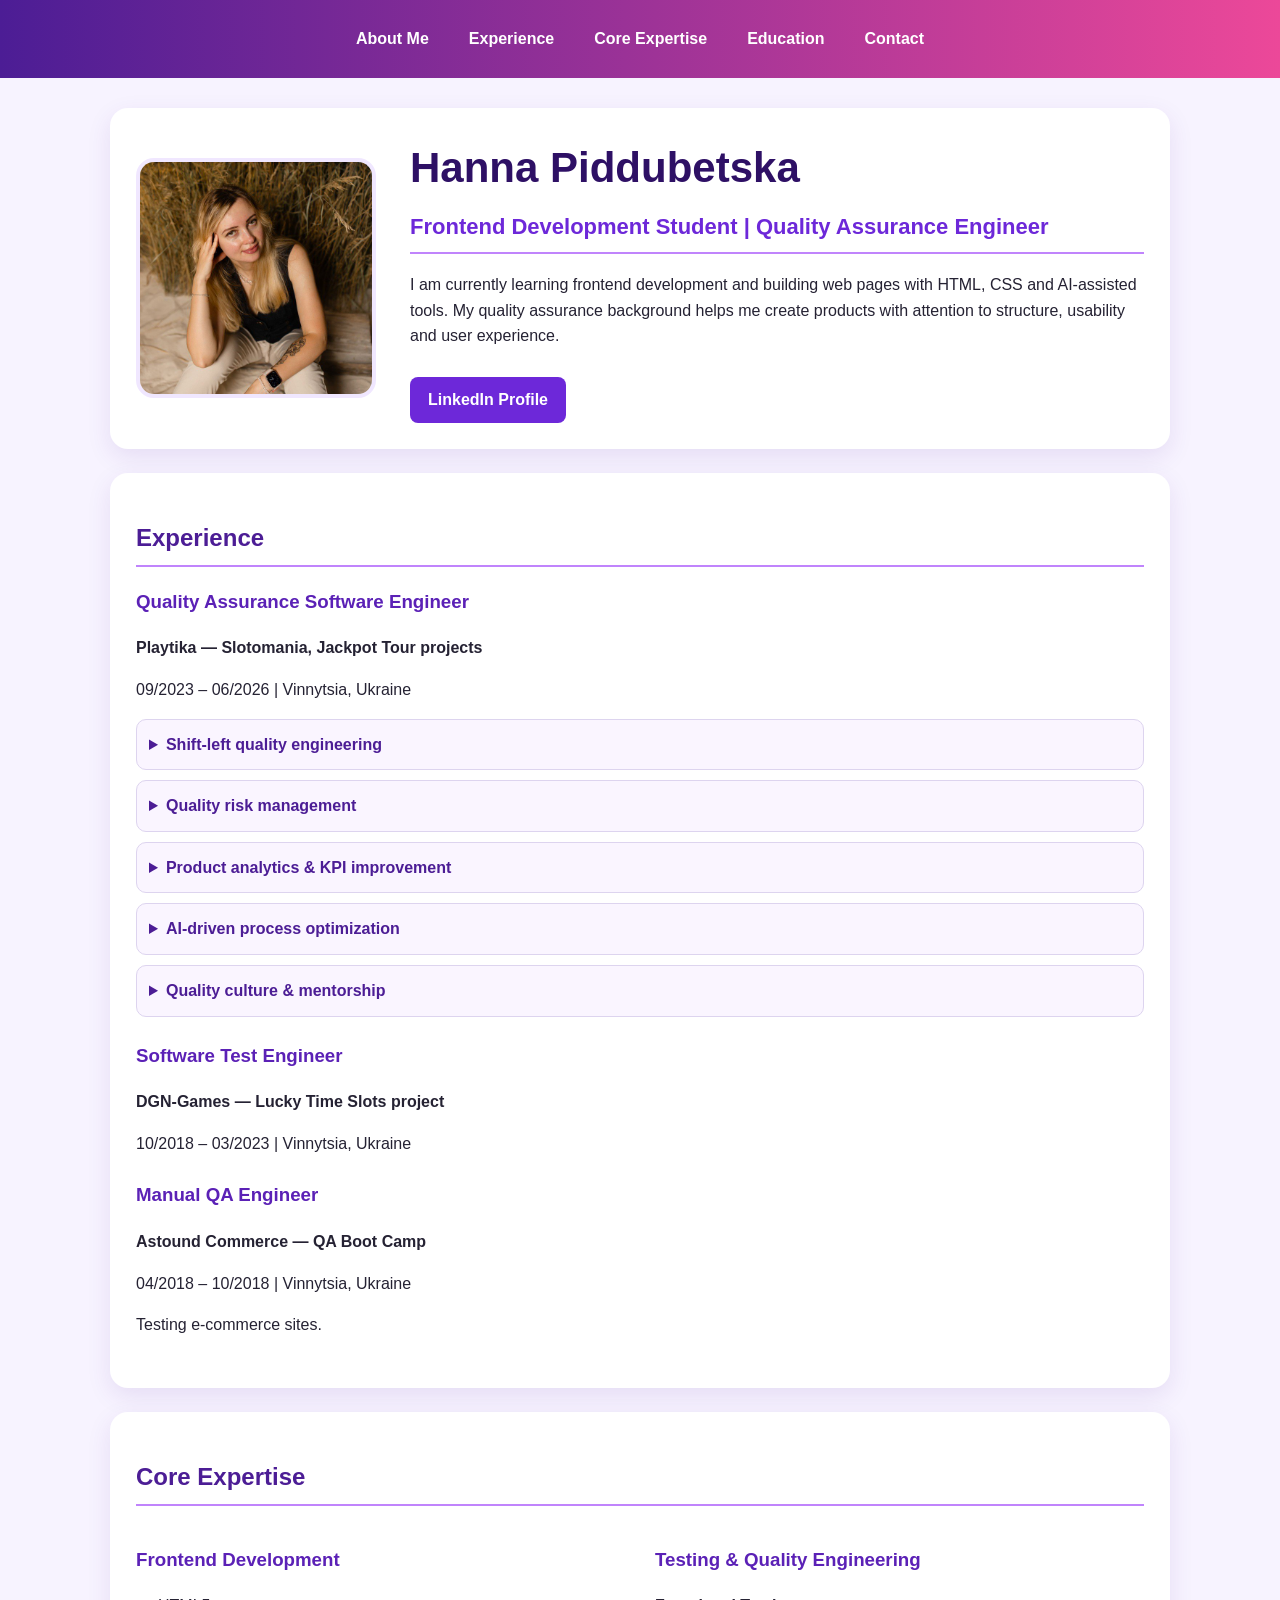
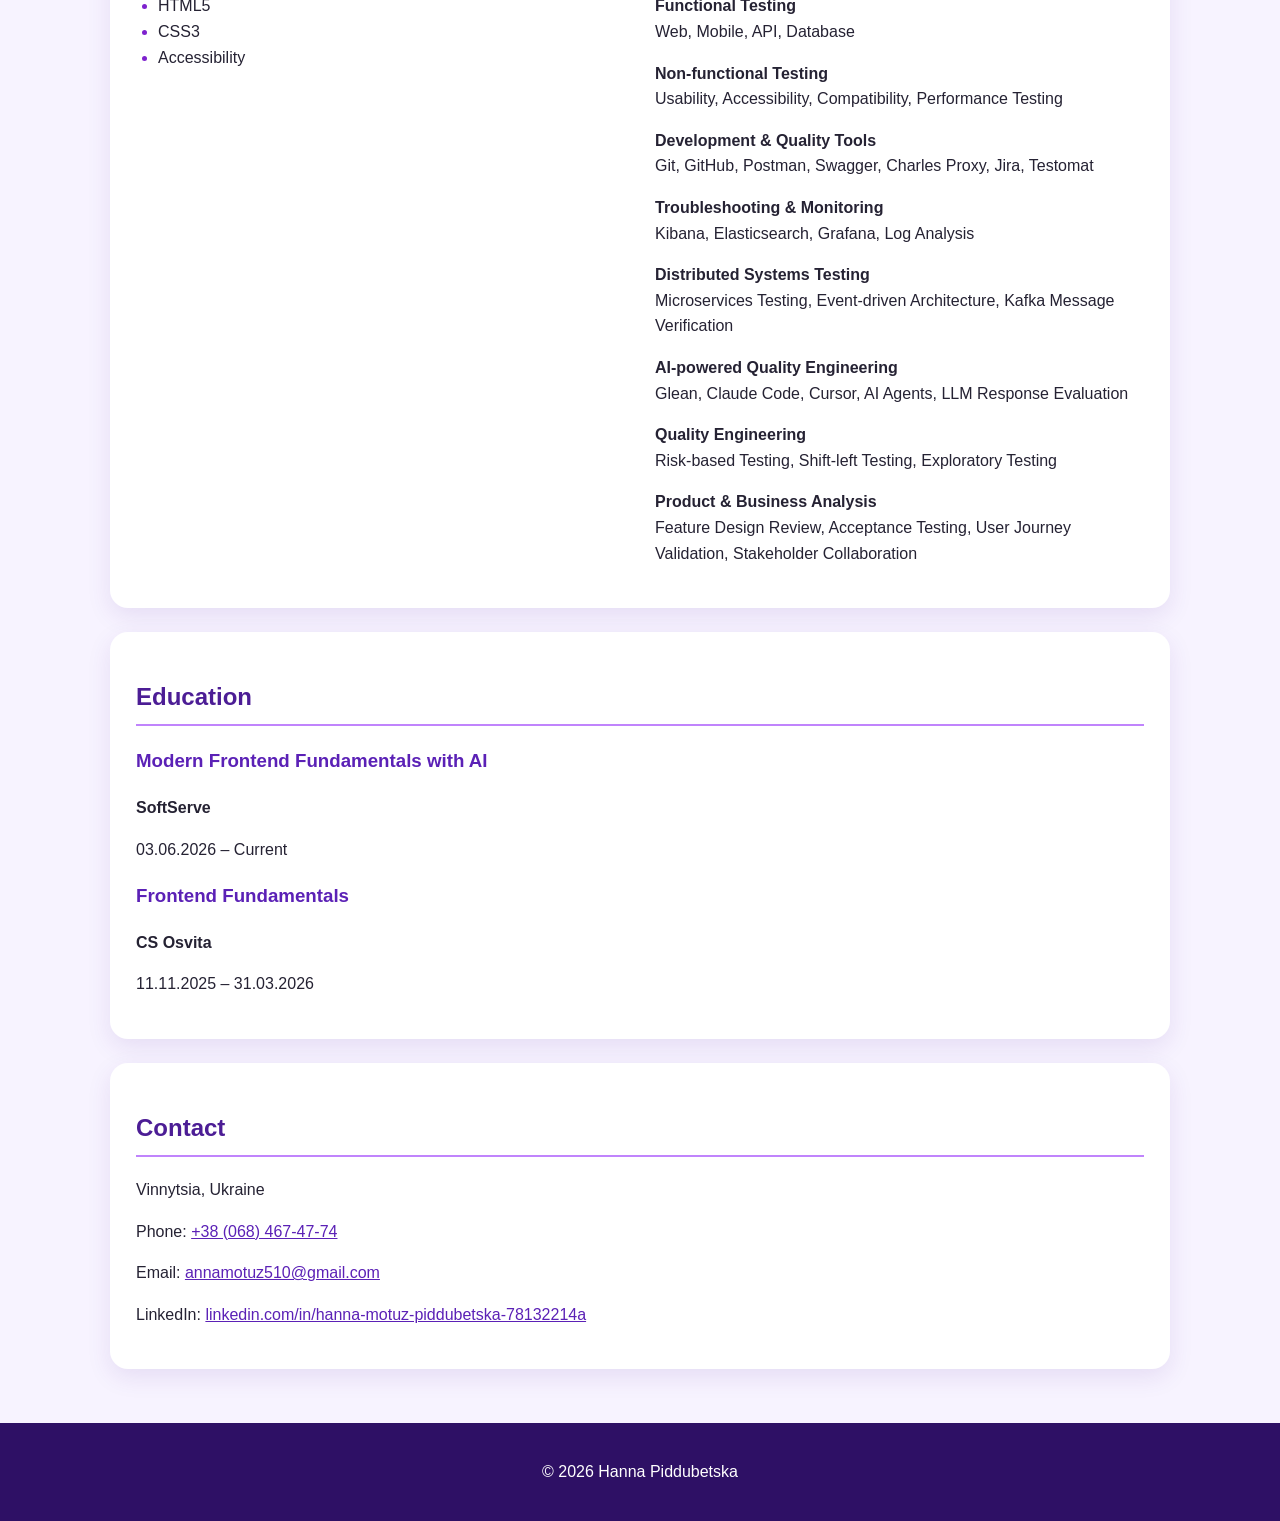
<file: index.html>
<!DOCTYPE html>
<html lang="en">
<head>
    <meta charset="UTF-8">
    <meta name="viewport" content="width=device-width, initial-scale=1.0">
    <title>Hanna Piddubetska | Frontend Student</title>
    <meta name="description" content="Frontend Development Student portfolio of Hanna Piddubetska.">
    <link rel="stylesheet" href="styles.css">
</head>

<body>
    <header class="header">
        <nav class="navigation" aria-label="Main navigation">
            <a href="#about">About Me</a>
            <a href="#experience">Experience</a>
            <a href="#expertise">Core Expertise</a>
            <a href="#education">Education</a>
            <a href="#contact">Contact</a>
        </nav>
    </header>

    <main>
        <section id="about" class="hero">
            <img src="assets/photo.jpg" alt="Portrait photo of Hanna Piddubetska">

            <div class="hero-text">
                <h1>Hanna Piddubetska</h1>
                <h2>Frontend Development Student | Quality Assurance Engineer</h2>
                <p>
                    I am currently learning frontend development and building web pages with HTML, CSS and AI-assisted tools.
                    My quality assurance background helps me create products with attention to structure, usability and user experience.
                </p>
                <a class="linkedin-button" href="https://www.linkedin.com/in/hanna-motuz-piddubetska-78132214a" target="_blank">LinkedIn Profile</a>
            </div>
        </section>

        <section id="experience" class="card">
            <h2>Experience</h2>

            <article class="experience-item">
                <h3>Quality Assurance Software Engineer</h3>
                <p><strong>Playtika — Slotomania, Jackpot Tour projects</strong></p>
                <p>09/2023 – 06/2026 | Vinnytsia, Ukraine</p>

                <details>
                    <summary>Shift-left quality engineering</summary>
                    <p>
                        Introduced classification tree testing as part of a shift-left strategy, improving requirement analysis
                        and enabling early identification of coverage gaps, edge cases and quality risks before development began.
                    </p>
                </details>

                <details>
                    <summary>Quality risk management</summary>
                    <p>
                        Established a risk-based testing approach to identify, assess and prioritize product risks,
                        enabling focused testing efforts, improved release predictability and proactive risk mitigation.
                    </p>
                </details>

                <details>
                    <summary>Product analytics & KPI improvement</summary>
                    <p>
                        Initiated client-side event instrumentation and data-driven quality analysis through Grafana dashboards,
                        contributing to product KPI improvements and better user behavior visibility.
                    </p>
                </details>

                <details>
                    <summary>AI-driven process optimization</summary>
                    <p>
                        Introduced AI agents and AI-assisted workflows that reduced manual effort, accelerated documentation creation
                        and improved team productivity.
                    </p>
                </details>

                <details>
                    <summary>Quality culture & mentorship</summary>
                    <p>
                        Mentored new team members and individuals outside the organization interested in software testing.
                        Promoted knowledge sharing among QA engineers and developers, fostering effective testing practices,
                        quality awareness and a preventive quality mindset.
                    </p>
                </details>
            </article>

            <article class="experience-item">
                <h3>Software Test Engineer</h3>
                <p><strong>DGN-Games — Lucky Time Slots project</strong></p>
                <p>10/2018 – 03/2023 | Vinnytsia, Ukraine</p>
            </article>

            <article class="experience-item">
                <h3>Manual QA Engineer</h3>
                <p><strong>Astound Commerce — QA Boot Camp</strong></p>
                <p>04/2018 – 10/2018 | Vinnytsia, Ukraine</p>
                <p>Testing e-commerce sites.</p>
            </article>
        </section>

        <section id="expertise" class="card">
            <h2>Core Expertise</h2>

            <div class="columns">
                <div>
                    <h3>Frontend Development</h3>
                    <ul>
                        <li>HTML5</li>
                        <li>CSS3</li>
                        <li>Accessibility</li>
                    </ul>
                </div>

                <div>
                    <h3>Testing & Quality Engineering</h3>

                    <p><strong>Functional Testing</strong><br>
                    Web, Mobile, API, Database</p>

                    <p><strong>Non-functional Testing</strong><br>
                    Usability, Accessibility, Compatibility, Performance Testing</p>

                    <p><strong>Development & Quality Tools</strong><br>
                    Git, GitHub, Postman, Swagger, Charles Proxy, Jira, Testomat</p>

                    <p><strong>Troubleshooting & Monitoring</strong><br>
                    Kibana, Elasticsearch, Grafana, Log Analysis</p>

                    <p><strong>Distributed Systems Testing</strong><br>
                    Microservices Testing, Event-driven Architecture, Kafka Message Verification</p>

                    <p><strong>AI-powered Quality Engineering</strong><br>
                    Glean, Claude Code, Cursor, AI Agents, LLM Response Evaluation</p>

                    <p><strong>Quality Engineering</strong><br>
                    Risk-based Testing, Shift-left Testing, Exploratory Testing</p>

                    <p><strong>Product & Business Analysis</strong><br>
                    Feature Design Review, Acceptance Testing, User Journey Validation, Stakeholder Collaboration</p>
                </div>
            </div>
        </section>

        <section id="education" class="card">
            <h2>Education</h2>

            <article>
                <h3>Modern Frontend Fundamentals with AI</h3>
                <p><strong>SoftServe</strong></p>
                <p>03.06.2026 – Current</p>
            </article>

            <article>
                <h3>Frontend Fundamentals</h3>
                <p><strong>CS Osvita</strong></p>
                <p>11.11.2025 – 31.03.2026</p>
            </article>
        </section>

        <section id="contact" class="card">
            <h2>Contact</h2>
            <p>Vinnytsia, Ukraine</p>
            <p>Phone: <a href="tel:+380684674774">+38 (068) 467-47-74</a></p>
            <p>Email: <a href="mailto:annamotuz510@gmail.com">annamotuz510@gmail.com</a></p>
            <p>LinkedIn: <a href="https://www.linkedin.com/in/hanna-motuz-piddubetska-78132214a" target="_blank">linkedin.com/in/hanna-motuz-piddubetska-78132214a</a></p>
        </section>
    </main>

    <footer>
        <p>&copy; 2026 Hanna Piddubetska</p>
    </footer>
</body>
</html>
</file>
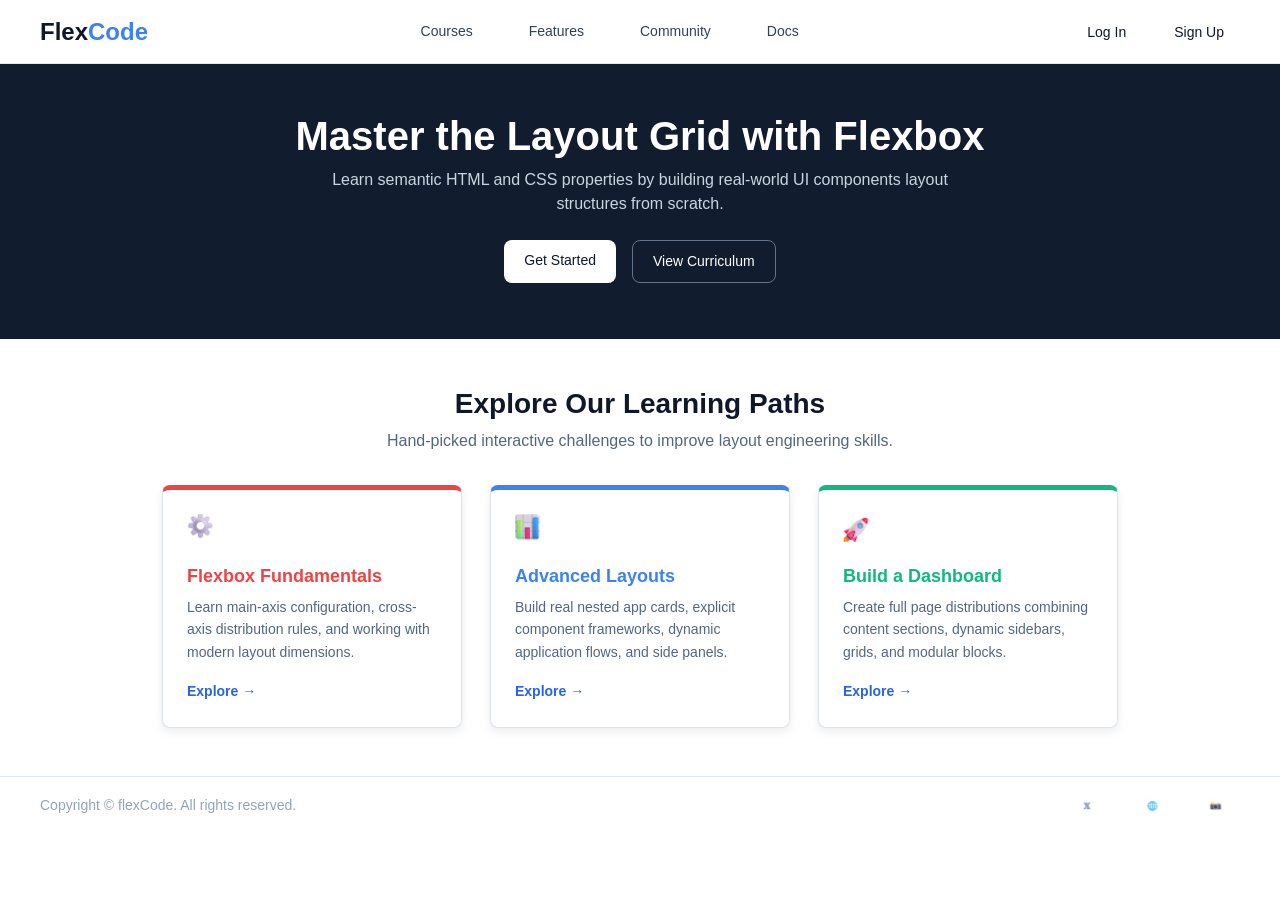
<file: homework-flexbox/index.html>
<!DOCTYPE html>
<html lang="en">
<head>
    <meta charset="UTF-8">
    <meta name="viewport" content="width=device-width, initial-scale=1.0">
    <title>FlexCode Academy</title>
    <link rel="stylesheet" href="style.css">
</head>
<body>

<header aria-labelledby="site-title">
    <h1 id="site-title" class="logo">
        <span class="logo-dark">Flex</span><span class="logo-blue">Code</span>
    </h1>

    <nav aria-label="Main navigation">
        <ul>
            <li><a href="#courses">Courses</a></li>
            <li><a href="#features">Features</a></li>
            <li><a href="#community">Community</a></li>
            <li><a href="#docs">Docs</a></li>
        </ul>
    </nav>

    <div class="user-actions">
        <button type="button">Log In</button>
        <button type="button">Sign Up</button>
    </div>
</header>

<main>

    <section class="hero" aria-labelledby="hero-title">
        <h2 id="hero-title">Master the Layout Grid with Flexbox</h2>

        <p>
            Learn semantic HTML and CSS properties by building real-world UI components
            layout structures from scratch.
        </p>

        <div class="hero-actions">
            <a href="#start-learning" class="primary-button">Get Started</a>
            <a href="#view-courses" class="secondary-button">View Curriculum</a>
        </div>
    </section>

    <section class="learning-section" aria-labelledby="learning-paths-title">
        <h3 id="learning-paths-title">Explore Our Learning Paths</h3>

        <p>Hand-picked interactive challenges to improve layout engineering skills.</p>

        <div class="learning-paths">

            <article aria-labelledby="path1-title">
                <img src="assets/icon1.png" alt="">
                <h4 id="path1-title">Flexbox Fundamentals</h4>
                <p>
                    Learn main-axis configuration, cross-axis distribution rules,
                    and working with modern layout dimensions.
                </p>
                <a href="#explore-path1">Explore →</a>
            </article>

            <article aria-labelledby="path2-title">
                <img src="assets/icon2.png" alt="">
                <h4 id="path2-title">Advanced Layouts</h4>
                <p>
                    Build real nested app cards, explicit component frameworks,
                    dynamic application flows, and side panels.
                </p>
                <a href="#explore-path2">Explore →</a>
            </article>

            <article aria-labelledby="path3-title">
                <img src="assets/icon3.png" alt="">
                <h4 id="path3-title">Build a Dashboard</h4>
                <p>
                    Create full page distributions combining content sections,
                    dynamic sidebars, grids, and modular blocks.
                </p>
                <a href="#explore-path3">Explore →</a>
            </article>

        </div>
    </section>

</main>

<footer>
    <p>Copyright © flexCode. All rights reserved.</p>

    <nav aria-label="Social media links">
        <ul>
            <li>
                <a href="#twitter" aria-label="Twitter">
                    <img src="assets/icon4.png" alt="">
                </a>
            </li>

            <li>
                <a href="#website" aria-label="Website">
                    <img src="assets/icon5.jpeg" alt="">
                </a>
            </li>

            <li>
                <a href="#instagram" aria-label="Instagram">
                    <img src="assets/icon6.jpeg" alt="">
                </a>
            </li>
        </ul>
    </nav>
</footer>

</body>
</html>
</file>
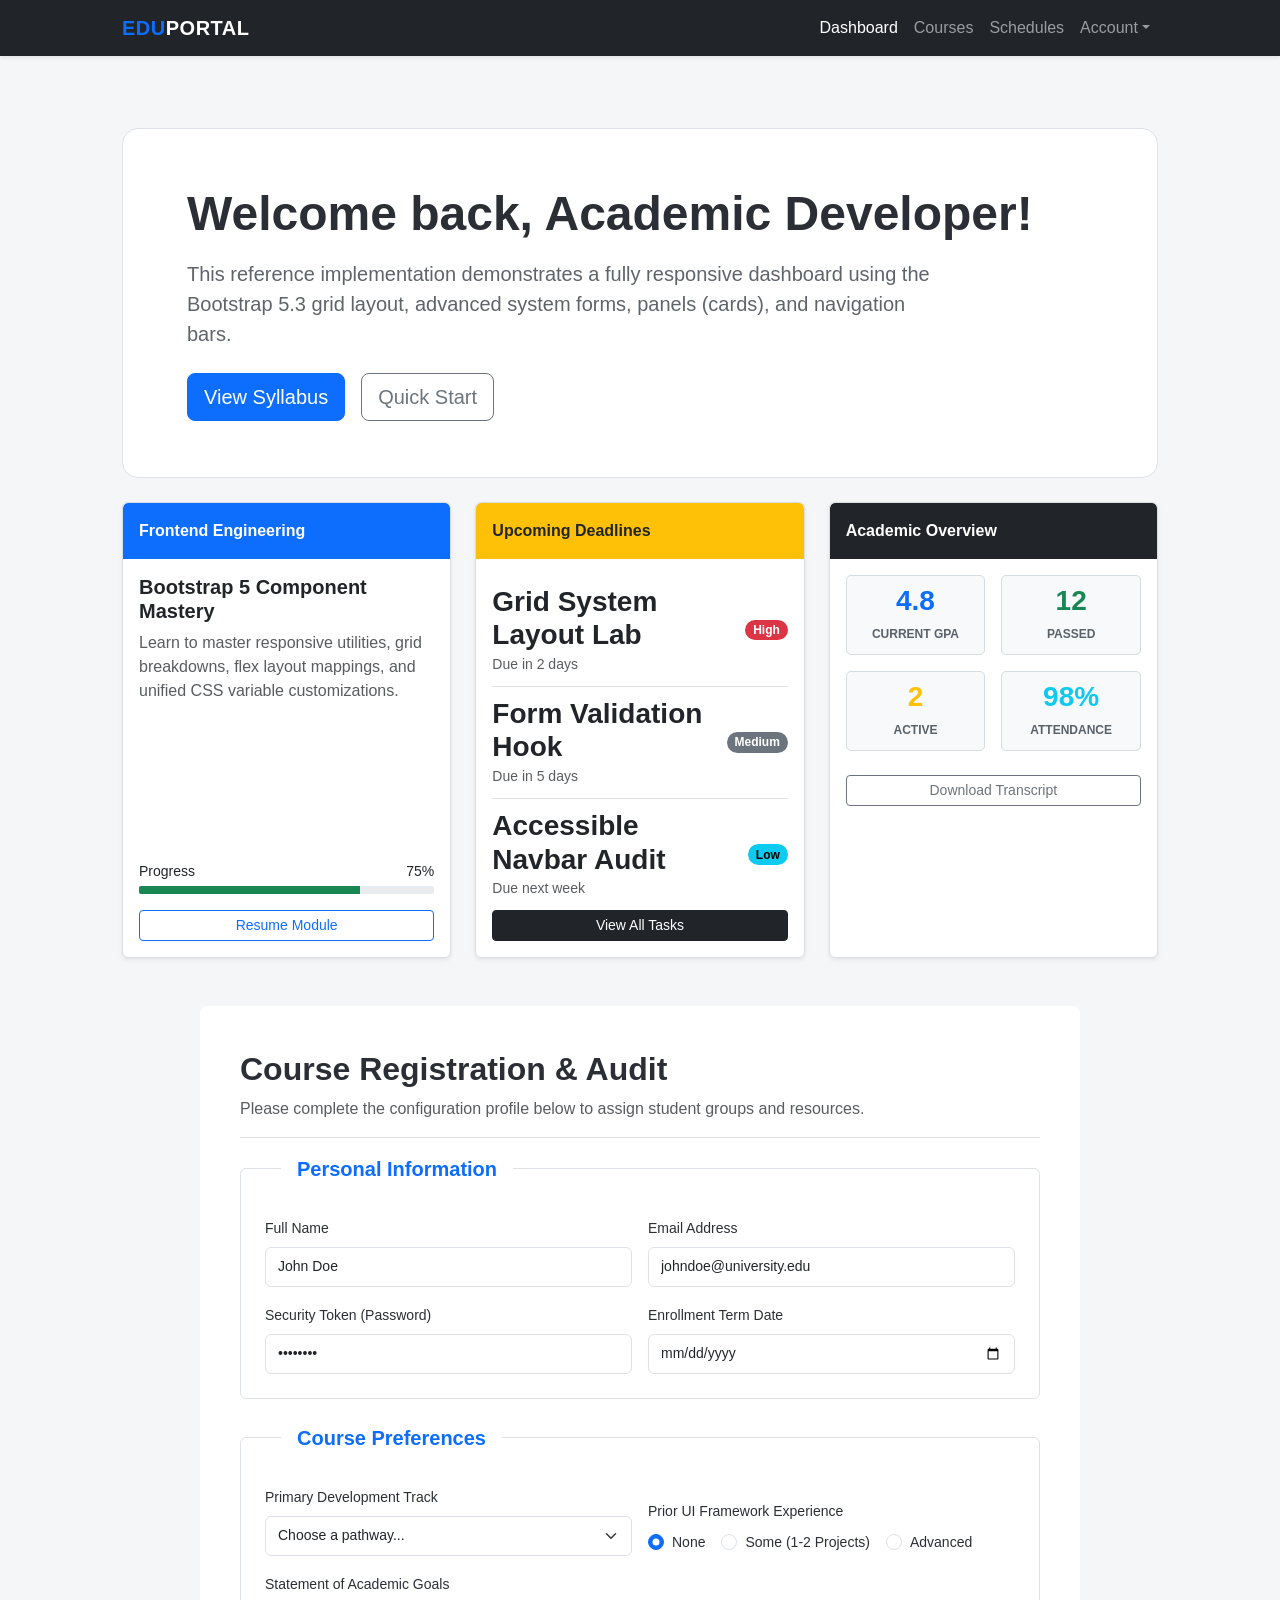
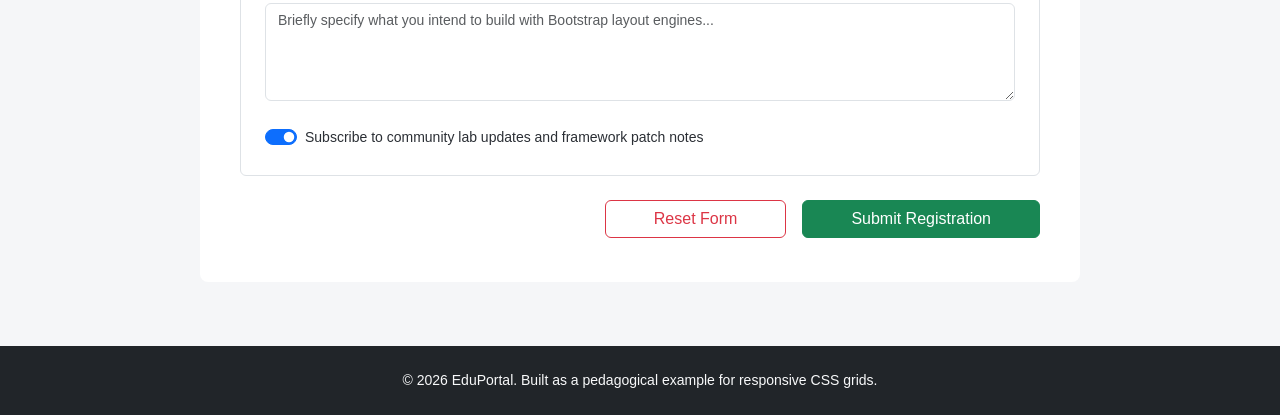
<file: homework-grid-boostrap/index.html>
<!DOCTYPE html>
<html lang="en">
<head>
  <meta charset="UTF-8">
  <meta name="viewport" content="width=device-width, initial-scale=1.0">
  <title>EduPortal Dashboard</title>

  <link href="https://cdn.jsdelivr.net/npm/bootstrap@5.3.3/dist/css/bootstrap.min.css" rel="stylesheet">
  <link rel="stylesheet" href="styles.css">
</head>
<body>
  <nav class="navbar navbar-expand-lg navbar-dark bg-dark fixed-top shadow-sm">
    <div class="container main-container">
      <a class="navbar-brand fw-bold" href="#"><span class="text-primary">EDU</span>PORTAL</a>

      <button class="navbar-toggler" type="button" data-bs-toggle="collapse" data-bs-target="#mainNavbar" aria-controls="mainNavbar" aria-expanded="false" aria-label="Toggle navigation">
        <span class="navbar-toggler-icon"></span>
      </button>

      <div class="collapse navbar-collapse" id="mainNavbar">
        <ul class="navbar-nav ms-auto mb-2 mb-lg-0">
          <li class="nav-item"><a class="nav-link active" href="#">Dashboard</a></li>
          <li class="nav-item"><a class="nav-link" href="#">Courses</a></li>
          <li class="nav-item"><a class="nav-link" href="#">Schedules</a></li>
          <li class="nav-item dropdown">
            <a class="nav-link dropdown-toggle" href="#" role="button" data-bs-toggle="dropdown" aria-expanded="false">Account</a>
            <ul class="dropdown-menu dropdown-menu-end">
              <li><a class="dropdown-item" href="#">Profile</a></li>
              <li><a class="dropdown-item" href="#">Settings</a></li>
              <li><hr class="dropdown-divider"></li>
              <li><a class="dropdown-item" href="#">Logout</a></li>
            </ul>
          </li>
        </ul>
      </div>
    </div>
  </nav>

  <main class="container main-container page-content">
    <section class="hero border rounded-4">
      <h1 class="display-5 fw-bold mb-3">Welcome back, Academic Developer!</h1>
      <p class="lead mb-4">This reference implementation demonstrates a fully responsive dashboard using the Bootstrap 5.3 grid layout, advanced system forms, panels (cards), and navigation bars.</p>
      <div class="hero-actions d-flex gap-3 flex-nowrap align-items-center">
        <a href="#" class="btn btn-primary btn-lg">View Syllabus</a>
        <a href="#" class="btn btn-outline-secondary btn-lg">Quick Start</a>
      </div>
    </section>

    <section class="row g-4 cards-section">
      <div class="col-12 col-lg-4">
        <div class="card h-100 shadow-sm">
          <div class="card-header bg-primary text-white fw-bold py-3">Frontend Engineering</div>
          <div class="card-body d-flex flex-column">
            <h2 class="card-title fw-bold h5">Bootstrap 5 Component Mastery</h2>
            <p class="card-text text-muted">Learn to master responsive utilities, grid breakdowns, flex layout mappings, and unified CSS variable customizations.</p>

            <div class="mt-auto">
              <div class="d-flex justify-content-between small mb-1">
                <span>Progress</span>
                <span>75%</span>
              </div>
              <div class="progress mb-3" role="progressbar" aria-label="Progress" aria-valuenow="75" aria-valuemin="0" aria-valuemax="100">
                <div class="progress-bar bg-success" style="width: 75%"></div>
              </div>
              <button class="btn btn-outline-primary btn-sm w-100">Resume Module</button>
            </div>
          </div>
        </div>
      </div>

      <div class="col-12 col-lg-4">
        <div class="card h-100 shadow-sm">
          <div class="card-header bg-warning text-dark fw-bold py-3">Upcoming Deadlines</div>
          <div class="card-body d-flex flex-column">
            <div class="task-item">
              <div>
                <h3 class="fw-bold mb-0 task-title">Grid System Layout Lab</h3>
                <span class="text-muted small">Due in 2 days</span>
              </div>
              <span class="badge rounded-pill text-bg-danger">High</span>
            </div>
            <div class="task-item border-top">
              <div>
                <h3 class="fw-bold mb-0 task-title">Form Validation Hook</h3>
                <span class="text-muted small">Due in 5 days</span>
              </div>
              <span class="badge rounded-pill text-bg-secondary">Medium</span>
            </div>
            <div class="task-item border-top">
              <div>
                <h3 class="fw-bold mb-0 task-title">Accessible Navbar Audit</h3>
                <span class="text-muted small">Due next week</span>
              </div>
              <span class="badge rounded-pill text-bg-info">Low</span>
            </div>
            <button class="btn btn-dark btn-sm w-100 mt-auto">View All Tasks</button>
          </div>
        </div>
      </div>

      <div class="col-12 col-lg-4">
        <div class="card h-100 shadow-sm">
          <div class="card-header bg-dark text-white fw-bold py-3">Academic Overview</div>
          <div class="card-body">
            <div class="row g-3 mb-4">
              <div class="col-6">
                <div class="stat-box">
                  <div class="stat-number text-primary">4.8</div>
                  <div class="stat-label">CURRENT GPA</div>
                </div>
              </div>
              <div class="col-6">
                <div class="stat-box">
                  <div class="stat-number text-success">12</div>
                  <div class="stat-label">PASSED</div>
                </div>
              </div>
              <div class="col-6">
                <div class="stat-box">
                  <div class="stat-number text-warning">2</div>
                  <div class="stat-label">ACTIVE</div>
                </div>
              </div>
              <div class="col-6">
                <div class="stat-box">
                  <div class="stat-number text-info">98%</div>
                  <div class="stat-label">ATTENDANCE</div>
                </div>
              </div>
            </div>
            <button class="btn btn-outline-secondary btn-sm w-100">Download Transcript</button>
          </div>
        </div>
      </div>
    </section>

    <section class="registration bg-white rounded-3">
      <h2 class="fw-bold">Course Registration &amp; Audit</h2>
      <p class="text-muted border-bottom pb-3">Please complete the configuration profile below to assign student groups and resources.</p>

      <form>
        <fieldset class="border rounded-2 p-4 mb-4">
          <legend class="float-none w-auto px-3 text-primary fw-bold fs-5">Personal Information</legend>

          <div class="row g-3">
            <div class="col-12 col-md-6">
              <label for="fullName" class="form-label">Full Name</label>
              <input type="text" class="form-control" id="fullName" value="John Doe">
            </div>
            <div class="col-12 col-md-6">
              <label for="email" class="form-label">Email Address</label>
              <input type="email" class="form-control" id="email" value="johndoe@university.edu">
            </div>
            <div class="col-12 col-md-6">
              <label for="password" class="form-label">Security Token (Password)</label>
              <input type="password" class="form-control" id="password" value="password">
            </div>
            <div class="col-12 col-md-6">
              <label for="date" class="form-label">Enrollment Term Date</label>
              <input type="date" class="form-control" id="date">
            </div>
          </div>
        </fieldset>

        <fieldset class="border rounded-2 p-4 mb-4">
          <legend class="float-none w-auto px-3 text-primary fw-bold fs-5">Course Preferences</legend>

          <div class="row g-3 align-items-end">
            <div class="col-12 col-md-6">
              <label for="track" class="form-label">Primary Development Track</label>
              <select class="form-select" id="track">
                <option selected>Choose a pathway...</option>
                <option>Frontend Engineering</option>
                <option>UI/UX Design</option>
                <option>Quality Assurance</option>
              </select>
            </div>
            <div class="col-12 col-md-6">
              <label class="form-label d-block">Prior UI Framework Experience</label>
              <div class="d-flex flex-wrap gap-3">
                <div class="form-check">
                  <input class="form-check-input" type="radio" name="experience" id="none" checked>
                  <label class="form-check-label" for="none">None</label>
                </div>
                <div class="form-check">
                  <input class="form-check-input" type="radio" name="experience" id="some">
                  <label class="form-check-label" for="some">Some (1-2 Projects)</label>
                </div>
                <div class="form-check">
                  <input class="form-check-input" type="radio" name="experience" id="advanced">
                  <label class="form-check-label" for="advanced">Advanced</label>
                </div>
              </div>
            </div>
          </div>

          <div class="mt-3">
            <label for="goals" class="form-label">Statement of Academic Goals</label>
            <textarea class="form-control" id="goals" rows="4" placeholder="Briefly specify what you intend to build with Bootstrap layout engines..."></textarea>
          </div>

          <div class="form-check form-switch mt-4">
            <input class="form-check-input" type="checkbox" role="switch" id="subscribe" checked>
            <label class="form-check-label" for="subscribe">Subscribe to community lab updates and framework patch notes</label>
          </div>
        </fieldset>

        <div class="d-flex justify-content-end gap-3 form-actions">
          <button type="reset" class="btn btn-outline-danger px-5">Reset Form</button>
          <button type="submit" class="btn btn-success px-5">Submit Registration</button>
        </div>
      </form>
    </section>
  </main>

  <footer class="footer bg-dark text-center text-light py-4">
    <div class="container small">© 2026 EduPortal. Built as a pedagogical example for responsive CSS grids.</div>
  </footer>

  <script src="https://cdn.jsdelivr.net/npm/bootstrap@5.3.3/dist/js/bootstrap.bundle.min.js"></script>
</body>
</html>
</file>
<file: styles.css>
* {
    box-sizing: border-box;
}

body {
    margin: 0;
    font-family: Arial, sans-serif;
    color: #252233;
    line-height: 1.6;
    background: #f7f3ff;
}

.header {
    padding: 20px;
    background: linear-gradient(90deg, #4c1d95, #ec4899);
}

.navigation {
    display: flex;
    justify-content: center;
    gap: 24px;
    flex-wrap: wrap;
}

.navigation a {
    color: #ffffff;
    text-decoration: none;
    font-weight: bold;
    padding: 6px 8px;
    border-radius: 6px;
}

.navigation a:hover,
.navigation a:active {
    color: #ffffff;
    background: rgba(255, 255, 255, 0.18);
    text-decoration: underline;
}

.navigation a:focus {
    color: #ffffff;
    outline: 3px solid #ffffff;
    outline-offset: 4px;
}

main {
    max-width: 1100px;
    margin: 0 auto;
    padding: 30px 20px;
}

.hero,
.card {
    padding: 26px;
    margin-bottom: 24px;
    background: white;
    border-radius: 18px;
    box-shadow: 0 8px 24px rgba(76, 29, 149, 0.1);
}

.hero {
    display: flex;
    gap: 34px;
    align-items: center;
}

.hero img {
    width: 240px;
    border-radius: 18px;
    border: 4px solid #f0e7ff;
}

.hero-text h1 {
    margin: 0;
    font-size: 42px;
    color: #2e1065;
}

.hero-text h2 {
    margin-top: 8px;
    color: #6d28d9;
    font-size: 22px;
}

.linkedin-button {
    display: inline-block;
    margin-top: 12px;
    padding: 10px 18px;
    color: #ffffff;
    background: #6d28d9;
    border-radius: 8px;
    text-decoration: none;
    font-weight: bold;
}

.linkedin-button:hover,
.linkedin-button:active,
.linkedin-button:visited {
    color: #ffffff;
    background: #4c1d95;
    text-decoration: none;
}

.linkedin-button:focus {
    color: #ffffff;
    outline: 3px solid #c084fc;
    outline-offset: 4px;
}

h2 {
    color: #4c1d95;
    border-bottom: 2px solid #c084fc;
    padding-bottom: 8px;
}

h3 {
    color: #5b21b6;
}

.experience-item {
    margin-bottom: 24px;
}

details {
    margin: 10px 0;
    padding: 12px;
    border: 1px solid #ddd4ef;
    border-radius: 10px;
    background: #faf5ff;
}

summary {
    cursor: pointer;
    font-weight: bold;
    color: #4c1d95;
}

summary:hover,
summary:active {
    color: #2e1065;
    background: #f3e8ff;
}

summary:focus {
    outline: 3px solid #7c3aed;
    outline-offset: 3px;
    border-radius: 6px;
}

.columns {
    display: flex;
    gap: 30px;
    flex-wrap: wrap;
}

.columns > div {
    flex: 1;
    min-width: 280px;
}

ul {
    padding-left: 22px;
}

li::marker {
    color: #7e22ce;
}

a {
    color: #5b21b6;
}

a:hover,
a:active {
    color: #be185d;
}

a:focus {
    outline: 3px solid #c084fc;
    outline-offset: 3px;
}

footer {
    text-align: center;
    padding: 20px;
    color: white;
    background: #2e1065;
}

@media (max-width: 700px) {
    .hero {
        flex-direction: column;
        text-align: center;
    }

    .hero-text h1 {
        font-size: 32px;
    }

    .hero img {
        width: 200px;
    }
}
</file>
<file: homework-flexbox/style.css>
* {
    margin: 0;
    padding: 0;
    box-sizing: border-box;
}

body {
    font-family: Arial, sans-serif;
    color: #1e293b;
    background-color: #ffffff;
    line-height: 1.5;
}

/* Header */

header {
    display: flex;
    justify-content: space-between;
    align-items: center;
    gap: 24px;
    flex-wrap: wrap;

    position: sticky;
    top: 0;
    z-index: 1000;

    min-height: 64px;
    padding: 12px 40px;

    background-color: #ffffff;
    border-bottom: 1px solid #e2e8f0;
}

.logo {
    font-size: 1.5rem;
    font-weight: 700;
    line-height: 1;
    white-space: nowrap;
}

.logo-dark {
    color: #0f172a;
}

.logo-blue {
    color: #3b82f6;
}

nav ul {
    display: flex;
    justify-content: center;
    align-items: center;
    gap: 24px;
    flex-wrap: wrap;
    list-style: none;
}

nav a {
    display: inline-block;
    padding: 8px 16px;
    border-radius: 8px;
    color: #334155;
    font-size: 0.875rem;
    font-weight: 500;
    text-decoration: none;
    transition: background-color 0.2s ease, color 0.2s ease;
}

nav a:hover,
nav a:focus {
    background-color: #0f172a;
    color: #ffffff;
}

.user-actions {
    display: flex;
    gap: 16px;
    flex-wrap: wrap;
}

.user-actions button {
    padding: 8px 16px;
    border: none;
    border-radius: 8px;
    background-color: transparent;
    color: #0f172a;
    font-size: 0.875rem;
    font-weight: 500;
    cursor: pointer;
    transition: background-color 0.2s ease, color 0.2s ease;
}

.user-actions button:hover,
.user-actions button:focus {
    background-color: #0f172a;
    color: #ffffff;
}

/* Hero */

.hero {
    display: flex;
    flex-direction: column;
    align-items: center;
    justify-content: center;

    padding: 48px 32px 56px;

    background-color: #111c2e;
    color: #ffffff;
    text-align: center;
}

.hero h2 {
    max-width: 760px;
    font-size: clamp(2rem, 5vw, 2.5rem);
    font-weight: 700;
    line-height: 1.2;
    margin-bottom: 8px;
}

.hero p {
    max-width: 640px;
    color: #cbd5e1;
    font-size: 1rem;
    margin-bottom: 24px;
}

.hero-actions {
    display: flex;
    justify-content: center;
    gap: 16px;
    flex-wrap: wrap;
}

.hero-actions a {
    display: inline-block;
    padding: 10px 20px;
    border-radius: 8px;
    font-size: 0.875rem;
    font-weight: 500;
    text-decoration: none;
    transition: background-color 0.2s ease, color 0.2s ease, border-color 0.2s ease;
}

.primary-button {
    background-color: #ffffff;
    color: #0f172a;
}

.primary-button:hover,
.primary-button:focus {
    background-color: #e2e8f0;
}

.secondary-button {
    border: 1px solid #64748b;
    color: #ffffff;
}

.secondary-button:hover,
.secondary-button:focus {
    background-color: #ffffff;
    color: #0f172a;
    border-color: #ffffff;
}

/* Learning section */

.learning-section {
    padding: 48px 32px;
    background-color: #ffffff;
    text-align: center;
}

.learning-section h3 {
    color: #0f172a;
    font-size: 1.75rem;
    font-weight: 700;
    line-height: 1.2;
    margin-bottom: 8px;
}

.learning-section > p {
    color: #526684;
    font-size: 1rem;
    margin-bottom: 32px;
}

.learning-paths {
    display: flex;
    justify-content: center;
    gap: 28px;
    flex-wrap: wrap;
}

.learning-paths article {
    flex: 0 1 300px;
    min-height: 220px;
    padding: 24px;
    border: 1px solid #dbe3ef;
    border-top: 5px solid #ef4444;
    border-radius: 8px;
    background-color: #ffffff;
    text-align: left;
    box-shadow: 0 4px 10px rgba(15, 23, 42, 0.08);
}

.learning-paths article:nth-child(2) {
    border-top-color: #3b82f6;
}

.learning-paths article:nth-child(3) {
    border-top-color: #10b981;
}

.learning-paths article img {
    width: 28px;
    height: 28px;
    object-fit: contain;
    margin-bottom: 16px;
}

.learning-paths article h4 {
    font-size: 1.125rem;
    font-weight: 700;
    line-height: 1.3;
    margin-bottom: 8px;
}

.learning-paths article:nth-child(1) h4 {
    color: #ef4444;
}

.learning-paths article:nth-child(2) h4 {
    color: #3b82f6;
}

.learning-paths article:nth-child(3) h4 {
    color: #10b981;
}

.learning-paths article p {
    color: #526684;
    font-size: 0.875rem;
    line-height: 1.6;
    margin-bottom: 16px;
}

.learning-paths article a {
    display: inline-block;
    color: #2563eb;
    font-size: 0.875rem;
    font-weight: 700;
    text-decoration: none;
    transition: color 0.2s ease, transform 0.2s ease;
}

.learning-paths article a:hover,
.learning-paths article a:focus {
    color: #1d4ed8;
    transform: translateX(4px);
}

/* Footer */

footer {
    display: flex;
    justify-content: space-between;
    align-items: center;
    gap: 16px;
    flex-wrap: wrap;

    min-height: 56px;
    padding: 12px 40px;

    border-top: 1px solid #e2e8f0;
    color: #94a3b8;
    background-color: #ffffff;
    font-size: 0.875rem;
}

footer nav ul {
    display: flex;
    gap: 16px;
    list-style: none;
}

footer a {
    display: inline-flex;
    align-items: center;
    justify-content: center;
}

footer img {
    width: 16px;
    height: 16px;
    object-fit: contain;
    transition: transform 0.2s ease, opacity 0.2s ease;
}

footer a:hover img,
footer a:focus img {
    transform: scale(1.15);
    opacity: 0.75;
}

/* Tablet & Mobile */

@media (max-width: 768px) {
    header {
        justify-content: center;
        padding: 16px 24px;
        gap: 16px;
    }

    .logo {
        flex: 1 1 100%;
        text-align: center;
    }

    header nav {
        flex: 1 1 100%;
    }

    header nav ul {
        justify-content: center;
        gap: 16px;
    }

    .user-actions {
        flex: 1 1 100%;
        justify-content: center;
    }

    .hero {
        padding: 40px 24px 48px;
    }

    .hero h2 {
        max-width: 100%;
        font-size: 2rem;
    }

    .hero p {
        max-width: 100%;
        font-size: 0.95rem;
    }

    .hero-actions {
        flex-direction: column;
        align-items: center;
        width: 100%;
    }

    .hero-actions a {
        width: 220px;
        text-align: center;
    }

    .learning-section {
        padding: 40px 24px;
    }

    .learning-paths {
        flex-direction: column;
        align-items: center;
        gap: 24px;
    }

    .learning-paths article {
        width: 100%;
        max-width: 360px;
    }

    footer {
        flex-direction: column;
        justify-content: center;
        text-align: center;
        padding: 20px 24px;
        gap: 12px;
    }
}
</file>
<file: homework-grid-boostrap/styles.css>
:root {
  --page-bg: #f5f6f8;
  --dark: #212529;
}

body {
  margin: 0;
  padding-top: 72px;
  background: var(--page-bg);
  color: #2b2f35;
  font-family: Arial, Helvetica, sans-serif;
}

.main-container {
  max-width: 1060px;
}

.navbar-brand {
  letter-spacing: 0.5px;
}

.page-content {
  padding-top: 56px;
  padding-bottom: 64px;
}

.hero {
  background: #fff;
  padding: 56px 64px;
  margin-bottom: 24px;
}

.hero .lead {
  max-width: 760px;
  color: #5f646b;
  line-height: 1.5;
}

.cards-section {
  margin-bottom: 48px;
}

.card {
  border: 1px solid #d9dee3;
  border-radius: 6px;
  overflow: hidden;
}

.card-header {
  border-bottom: 0;
}

.card-body {
  min-height: 255px;
}

.progress {
  height: 8px;
  border-radius: 2px;
}

.task-item {
  display: flex;
  justify-content: space-between;
  align-items: center;
  gap: 12px;
  padding: 10px 0;
}

.stat-box {
  min-height: 80px;
  border: 1px solid #d5dce2;
  border-radius: 5px;
  background: #f8f9fa;
  display: flex;
  flex-direction: column;
  align-items: center;
  justify-content: center;
}

.stat-number {
  font-size: 28px;
  line-height: 1;
  font-weight: 700;
}

.stat-label {
  margin-top: 10px;
  font-size: 12px;
  font-weight: 600;
  color: #59616a;
}

.registration {
  max-width: 880px;
  margin: 0 auto;
  padding: 44px 40px;
}

fieldset legend {
  margin-left: 16px;
}

.form-label,
.form-check-label {
  font-size: 14px;
}

.form-control,
.form-select {
  font-size: 14px;
  min-height: 40px;
}

.footer {
  min-height: 64px;
}

@media (max-width: 991.98px) {
  .navbar .container {
    justify-content: space-between;
  }

  .page-content {
    padding-top: 60px;
  }

  .hero {
    padding: 48px 56px;
  }
}

@media (max-width: 575.98px) {
  body {
    padding-top: 64px;
  }

  .main-container {
    max-width: 390px;
  }

  .page-content {
    padding-top: 56px;
    padding-bottom: 56px;
  }

  .hero {
    padding: 48px 32px;
    margin-bottom: 24px;
  }

  .hero h1 {
    font-size: 32px;
    line-height: 1.12;
  }

  .hero .lead {
    font-size: 18px;
  }

  .cards-section {
    margin-bottom: 40px;
  }

  .card-body {
    min-height: auto;
  }

  .registration {
    padding: 28px 20px;
  }

  .registration h2 {
    font-size: 26px;
  }

  fieldset {
    padding: 24px 20px !important;
  }

  fieldset legend {
    font-size: 18px !important;
  }

  .form-actions {
    justify-content: center !important;
  }

  .form-actions .btn {
    padding-left: 24px !important;
    padding-right: 24px !important;
  }
}
</file>
